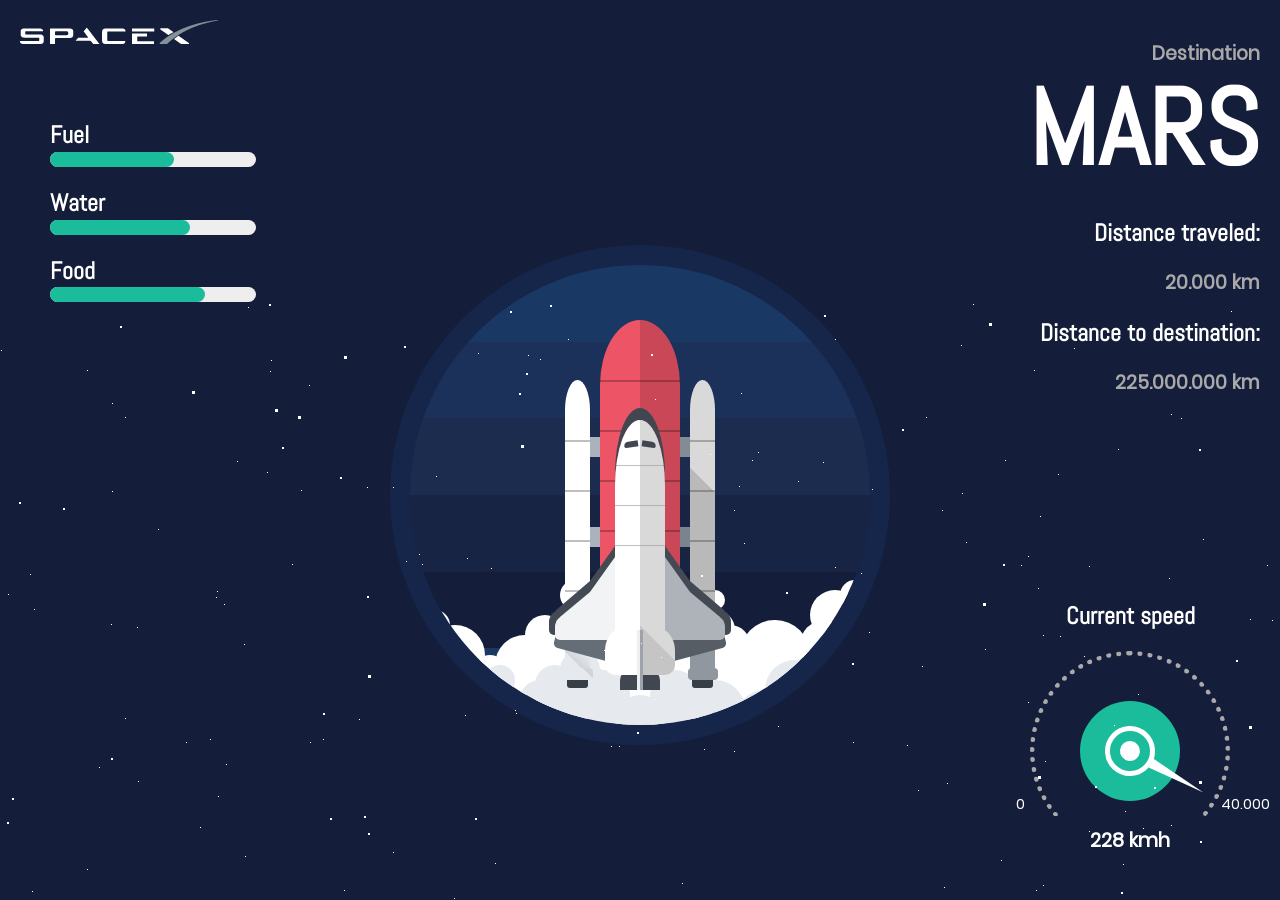
<file: spacexDash.html>
<!DOCTYPE html>

<head>
		<meta charset="utf-8" />
		<title>SpaceX</title>
		
		<link href="css/spaceStyle.css" type="text/css" rel="stylesheet" />
</head>

<body>

<img class="logo" src="images/logo.png" alt="SpaceX" />

<!-- top right-->
	<div class="destination">
		<h3>Destination</h3>
		<h2 class="mars">MARS</h2>
		
		<h2>Distance traveled:</h2>
		<h3>20.000 km</h3>
		
		<h2>Distance to destination:</h2>
		<h3>225.000.000 km</h3>
	</div>
<!-- end top right-->
	
	
<!--Speedometer-->
		<span class="start_speedo">0</span>
		<span class="end_speedo">40.000</span>
		<div class="speed">
		
		  <h2>Current speed</h2>
		  <div class="circle">
			<div class="inner-circle">
			  <div class="dot-outer" style="transform: rotate(30deg);">
				<div class="arrow"></div>
				<div class="dot"></div>
			  </div>
			</div>
			
			<div class="percent"></div>
		  </div>
		 </div>

<!--einde Speedometer-->


<!--Raket-->
		<div class="window">
		  <div class="burn"></div>
		</div>
		<div class="space-shuttle">
		  <div class="orbiter">
			<div class="orbiter_window"></div>
			<div class="orbiter_wing orbiter_wing--left"></div>
			<div class="orbiter_wing orbiter_wing--right"></div>
			<div class="orbiter_fin orbiter_fin--left"></div>
			<div class="orbiter_fin orbiter_fin--right"></div>
		  </div>
		  <div class="rocket">
			<div class="rocket_booster rocket_booster--left"></div>
			<div class="rocket_booster rocket_booster--right"></div>
		  </div>
		</div>
<!--Einde Raket-->

<!--charts-->
	<div class="charts">
			
		<h2>Fuel</h2>
			<div class="meter meter--animate  mb">
  <span class="meter__indicator" style="width: 60%">60%</span>
</div>
		<h2>Water</h2>
			<div class="meter meter--animate  mb">
  <span class="meter__indicator" style="width: 68%">68%</span>
</div>
		<h2>Food</h2>
			<div class="meter meter--animate  mb">
  <span class="meter__indicator" style="width: 75%">75%</span>
</div>
	</div>
<!--einde charts-->

<!--Stars-->
<div id='stars'></div>
<div id='stars2'></div>
<div id='stars3'></div>
<!--einde Stars-->


</body>

<script src="js/jquery.min.js"></script>
<script>
var needle = document.getElementsByClassName('dot-outer')[0];
var numPercent = document.getElementsByClassName('percent')[0];
var setValue = function() {
  percent = 35890 ; // change this value to a percentage e.g: 32 = 32%
  fin = (percent/40000) * (180 + 118);
  needle.style.transform = "rotate(" + fin + "deg)";
  
  //From 0 to desired kmh
  numPercent.innerHTML = "0 kmh";
 
};

window.addEventListener("load", setValue, false);
//Speedometer increased tot 40.000 kmh
start();
var i = 0;
function start() {
  setInterval(increase, 50);
  setTimeout(function() {$(".space-shuttle").animate({
top: "55%"}, 8000); }, 2000);
}

function increase() {
    if (i < 500) {
      i = i + 12;
	  
      numPercent.innerHTML = i.toString().replace(/\B(?=(\d{3})+(?!\d))/g, ".") + " kmh";
    }
	
	if (i >= 500 && i < 2000) {
      i = i + 28;
	 
      numPercent.innerHTML = i.toString().replace(/\B(?=(\d{3})+(?!\d))/g, ".") + " kmh";
    }
	
	if (i >= 2000 && i < 8000) {
      i = i + 70;
	
      numPercent.innerHTML = i.toString().replace(/\B(?=(\d{3})+(?!\d))/g, ".") + " kmh";
    }
	
	if (i >= 8000 && i < 25830) {
      i = i + 450;
	  
      numPercent.innerHTML = i.toString().replace(/\B(?=(\d{3})+(?!\d))/g, ".") + " kmh";
    }
	if (i >= 25830 && i < 35000) {
      i = i + 100;
	  
      numPercent.innerHTML = i.toString().replace(/\B(?=(\d{3})+(?!\d))/g, ".") + " kmh";
    }
	if (i >= 35000 && i < 39440) {
      i = i + 45;
	  
      numPercent.innerHTML = i.toString().replace(/\B(?=(\d{3})+(?!\d))/g, ".") + " kmh";
    }
	if (i >= 39440 && i < 40212) {
      i = i + 1;
	  
      numPercent.innerHTML = i.toString().replace(/\B(?=(\d{3})+(?!\d))/g, ".") + " kmh";
    }
	
//Einde speedometer increase
	
	
	//Stages
	/*var burners = $(".burn");
burners.removeClass("burn").addClass("burn_last");
var window_ = $(".window");
window_.removeClass("window").addClass("window_last");
*/

}

</script>
</file>
<file: css/spaceStyle.css>
@font-face {
    font-family: abel;
    src: url(../fonts/abel-regular.ttf);
}

@font-face {
    font-family: poppins;
    src: url(../fonts/Poppins-Regular.ttf);
}

body {
  background: #141D39;
	height:100%;
  margin: 0;
	
}
	

.logo{
	padding-top: 20px;
	padding-left: 20px;
	
}

h2 {
	color: white;
	font-family: abel, sans-serif;
}

.mars {
	font-size: 60pt;
	line-height: 0.01;
	margin-top: 40px;
}

h3 {
	color: #A9A9A9;
	font-family: poppins, sans-serif;
}

.smallH3 {
	line-height:0;
}

.smallGap {
	height:5px;
}
/*top right*/

.destination {
	position: relative;
	top: 0;
	margin: 0 auto;
	padding-top: 20px;
	padding-right: 20px;
	text-align: center;
	
}

/*end top right*/

/* charts left*/

.oneThird {
	width: 30%; 
	display: inline-block;
}

.charts { 
	width: 100%;
	text-align:center;
	margin:0 auto;
	position: relative;
	display:flex;
flex-direction: row;	
justify-content: space-around;
}

.meterText {
	
	font-weight:600;
	margin:0;
	padding:0;
	font-size:0.8em !important;
	line-height:0;
}

.meterText.green h2 {
	color:#1ABC9C;
}
.meterText.orange h2 {
	color:#FDCD5F;
}
.meterText.red h2 {
	color:#ED5466;
}
@-webkit-keyframes grow-horizontal {
  0% {
    width: 0;
  }
  100% {
    width: 100%;
  }
}

@keyframes grow-horizontal {
  0% {
    width: 0;
  }
  100% {
    width: 100%;
  }
}


/* einde charts */

/* speedometer*/

* {
  box-sizing: border-box;
}
.speed {
  width: 300px;
  padding: 10px;
  margin: auto;
  text-align: center;
  font-family: poppins, sans-serif;
  height: 330px;
  overflow: hidden;
  bottom: 0;
  right:0;
  position: relative;
}

.speed h3 {
  color: white;
  padding-bottom: 20px;
}

.speed .circle {
  width: 200px;
  height: 200px;
  padding: 45px;
  border-radius: 50%;
  margin: auto;
  border: 5px dotted #A9A9A9;
}
.speed .inner-circle {
  height: 100px;
  width: 100px;
  margin: auto;
  background-color: #1ABC9C;
  border-radius: 50%;
  padding: 25px;
}
.speed .inner-circle .dot-outer {
  width: 50px;
  height: 50px;
  border: 5px solid #FFF;
  border-radius: 50%;
  padding: 10px;
  position: absolute;
  transition: all 35s;
}

.speed .inner-circle .dot {
  width: 20px;
  height: 20px;
  background-color: #FFF;
  border-radius: 50%;
  transform: rotate(10deg);
}

.speed .inner-circle .arrow {
  width: 0; 
  height: 0; 
  border-left: 5px solid transparent;
  border-right: 5px solid transparent;
  border-bottom: 60px solid #FFF;
  position: absolute;
  left: -14px;
  top: 36px;
  transform: rotate(-148deg);
}

.speed .percent {
    color: #FFF;
    padding: 10px;
    width: 260px;
    margin: 15px 0 0 -80px;
    font-weight: bold;
    border-radius: 30px;
    background-color: #141D39;
	font-size: 1.2em;
}

.start_speedo {
	font-family: poppins, sans-serif;
	position:absolute;
	bottom:85px;
	right:255px;
	font-size: 0.9em;
	color: #fff;
}
.end_speedo {
    font-family: poppins, sans-serif;
    position: absolute;
    bottom: 85px;
    right: 10px;
    color: #fff;
    font-size: 0.9em;
}

/* einde Speedometer*/


/*g-force chart */
.chart-wrapper {
	width:330px;
	height:100%;
    top: 30%;
	position: absolute;
	left:-1000px;
}

path {
	
	/* stroke-width: 5px; */
	cursor: pointer;
	transition: fill 250ms;
	&:hover {
		/* stroke-width: 10px; */
		fill: #fff;
	}
}

text {
	font-size: .8em;
	text-transform: uppercase;
	letter-spacing: .5px;
	
}

polyline {
	fill: none;
	stroke: #fff;
	stroke-width: 2px;
	stroke-dasharray: 5px;
}
.g-forceChart .textG{
	padding-top:50px;
	margin:0 auto;
	text-align:center;
}
.g-force{
	position: relative;
    font-size: 3em;
    color: #fff;
    font-weight: 600;
    bottom: 40px;
    margin:0 auto;
	text-align:center;
}
/* //g-force chart*/



/*Starry background*/

html {
  height:1100px;
  background: radial-gradient(ellipse at bottom, #1b2735 0%, #090a0f 100%);
  overflow-x: hidden;
}
#stars {
  width: 1px;
  height: 1px;
  background: transparent;
  box-shadow: 122px 1631px #FFF , 1655px 1982px #FFF , 1576px 1081px #FFF , 355px 844px #FFF , 384px 1048px #FFF , 288px 1502px #FFF , 226px 462px #FFF , 1231px 9px #FFF , 1514px 1703px #FFF , 1997px 902px #FFF , 1623px 624px #FFF , 796px 1879px #FFF , 187px 1511px #FFF , 224px 302px #FFF , 682px 581px #FFF , 696px 1626px #FFF , 957px 1090px #FFF , 1858px 333px #FFF , 667px 1328px #FFF , 14px 1540px #FFF , 1558px 797px #FFF , 762px 1795px #FFF , 1754px 725px #FFF , 235px 616px #FFF , 27px 1392px #FFF , 1611px 1063px #FFF , 936px 1459px #FFF , 328px 1101px #FFF , 1221px 998px #FFF , 611px 841px #FFF , 1768px 1565px #FFF , 786px 1335px #FFF , 1819px 242px #FFF , 121px 614px #FFF , 467px 256px #FFF , 1403px 353px #FFF , 1634px 774px #FFF , 654px 397px #FFF , 1438px 194px #FFF , 1638px 507px #FFF , 907px 1734px #FFF , 1731px 201px #FFF , 478px 51px #FFF , 1113px 1338px #FFF , 1418px 1592px #FFF , 419px 667px #FFF , 1374px 812px #FFF , 459px 1937px #FFF , 1687px 637px #FFF , 601px 870px #FFF , 1646px 1269px #FFF , 1185px 1173px #FFF , 1896px 1472px #FFF , 1717px 561px #FFF , 1830px 911px #FFF , 1431px 317px #FFF , 710px 152px #FFF , 1772px 2000px #FFF , 987px 1264px #FFF , 1386px 1495px #FFF , 1985px 737px #FFF , 1171px 523px #FFF , 270px 69px #FFF , 920px 1430px #FFF , 1421px 446px #FFF , 528px 53px #FFF , 1432px 119px #FFF , 1836px 1388px #FFF , 555px 350px #FFF , 1323px 385px #FFF , 86px 1601px #FFF , 10px 1862px #FFF , 1706px 628px #FFF , 1267px 263px #FFF , 857px 1088px #FFF , 975px 1529px #FFF , 1531px 766px #FFF , 367px 185px #FFF , 200px 525px #FFF , 1209px 1239px #FFF , 216px 295px #FFF , 1143px 526px #FFF , 1000px 1232px #FFF , 905px 1048px #FFF , 1079px 975px #FFF , 483px 1688px #FFF , 63px 598px #FFF , 995px 1294px #FFF , 1223px 1986px #FFF , 835px 265px #FFF , 382px 671px #FFF , 662px 1932px #FFF , 1891px 260px #FFF , 120px 1353px #FFF , 158px 227px #FFF , 1272px 318px #FFF , 1001px 558px #FFF , 762px 1369px #FFF , 1525px 249px #FFF , 1340px 1658px #FFF , 136px 1097px #FFF , 796px 1353px #FFF , 1877px 1802px #FFF , 1087px 1621px #FFF , 955px 1817px #FFF , 961px 43px #FFF , 1235px 977px #FFF , 278px 1176px #FFF , 1141px 1889px #FFF , 1171px 1623px #FFF , 1172px 1479px #FFF , 1547px 1367px #FFF , 879px 1010px #FFF , 734px 208px #FFF , 925px 1972px #FFF , 119px 1776px #FFF , 1866px 1062px #FFF , 548px 337px #FFF , 1794px 276px #FFF , 283px 1808px #FFF , 491px 266px #FFF , 122px 1756px #FFF , 1883px 1196px #FFF , 901px 965px #FFF , 1939px 1215px #FFF , 1592px 262px #FFF , 1854px 1769px #FFF , 436px 174px #FFF , 724px 717px #FFF , 834px 1539px #FFF , 515px 983px #FFF , 581px 969px #FFF , 574px 332px #FFF , 1732px 577px #FFF , 1385px 1630px #FFF , 1476px 1765px #FFF , 1219px 991px #FFF , 1370px 1548px #FFF , 999px 1553px #FFF , 918px 647px #FFF , 1929px 1844px #FFF , 1737px 164px #FFF , 1293px 488px #FFF , 1705px 469px #FFF , 419px 252px #FFF , 1359px 667px #FFF , 1432px 988px #FFF , 882px 903px #FFF , 1138px 392px #FFF , 1178px 1305px #FFF , 1272px 813px #FFF , 1923px 1560px #FFF , 1397px 1701px #FFF , 1335px 878px #FFF , 495px 561px #FFF , 741px 91px #FFF , 202px 1050px #FFF , 1012px 1004px #FFF , 1267px 962px #FFF , 1491px 1891px #FFF , 2px 924px #FFF , 570px 1169px #FFF , 1874px 1320px #FFF , 543px 1154px #FFF , 869px 330px #FFF , 99px 465px #FFF , 172px 746px #FFF , 1114px 423px #FFF , 987px 1226px #FFF , 1221px 1932px #FFF , 732px 1463px #FFF , 712px 1797px #FFF , 920px 1344px #FFF , 1278px 1165px #FFF , 869px 1069px #FFF , 1043px 333px #FFF , 953px 1929px #FFF , 861px 271px #FFF , 1495px 663px #FFF , 812px 912px #FFF , 1181px 116px #FFF , 457px 919px #FFF , 1512px 1468px #FFF , 393px 550px #FFF , 308px 980px #FFF , 8px 292px #FFF , 1139px 1983px #FFF , 1677px 300px #FFF , 1255px 1209px #FFF , 973px 2px #FFF , 643px 1354px #FFF , 650px 816px #FFF , 394px 864px #FFF , 1698px 685px #FFF , 373px 1333px #FFF , 323px 437px #FFF , 1005px 158px #FFF , 90px 1484px #FFF , 1518px 687px #FFF , 212px 1428px #FFF , 942px 208px #FFF , 9px 1985px #FFF , 309px 83px #FFF , 408px 1691px #FFF , 734px 449px #FFF , 11px 1425px #FFF , 1744px 1785px #FFF , 218px 1560px #FFF , 1211px 1886px #FFF , 856px 1549px #FFF , 751px 971px #FFF , 720px 970px #FFF , 1045px 1352px #FFF , 1438px 824px #FFF , 1341px 576px #FFF , 426px 981px #FFF , 53px 1401px #FFF , 1650px 1818px #FFF , 85px 1069px #FFF , 466px 1101px #FFF , 619px 607px #FFF , 704px 447px #FFF , 259px 1219px #FFF , 1861px 405px #FFF , 982px 1176px #FFF , 168px 1008px #FFF , 1662px 1389px #FFF , 1621px 1375px #FFF , 1986px 1856px #FFF , 1943px 1532px #FFF , 1143px 1065px #FFF , 1970px 745px #FFF , 1631px 957px #FFF , 1719px 591px #FFF , 1940px 291px #FFF , 694px 1762px #FFF , 1887px 1363px #FFF , 406px 259px #FFF , 1648px 1143px #FFF , 1539px 1513px #FFF , 1837px 329px #FFF , 1726px 1692px #FFF , 1271px 1421px #FFF , 741px 1408px #FFF , 1219px 952px #FFF , 1401px 1399px #FFF , 1626px 795px #FFF , 641px 341px #FFF , 182px 1811px #FFF , 1931px 1507px #FFF , 872px 187px #FFF , 1474px 1987px #FFF , 30px 272px #FFF , 1644px 1504px #FFF , 1749px 986px #FFF , 847px 1975px #FFF , 502px 1287px #FFF , 1691px 848px #FFF , 1865px 1833px #FFF , 1459px 1619px #FFF , 1362px 543px #FFF , 1230px 1533px #FFF , 1301px 662px #FFF , 1078px 703px #FFF , 939px 1792px #FFF , 1778px 981px #FFF , 554px 734px #FFF , 1621px 1696px #FFF , 1944px 1893px #FFF , 735px 992px #FFF , 1343px 1243px #FFF , 895px 1836px #FFF , 1162px 1508px #FFF , 1336px 878px #FFF , 91px 1377px #FFF , 1366px 753px #FFF , 416px 1901px #FFF , 698px 1964px #FFF , 125px 115px #FFF , 577px 198px #FFF , 98px 1655px #FFF , 1021px 263px #FFF , 1614px 1766px #FFF , 1239px 1533px #FFF , 1420px 104px #FFF , 186px 440px #FFF , 1372px 1206px #FFF , 1037px 1401px #FFF , 739px 1273px #FFF , 746px 1687px #FFF , 1900px 1373px #FFF , 1342px 1449px #FFF , 926px 115px #FFF , 1185px 1138px #FFF , 986px 1936px #FFF , 267px 170px #FFF , 64px 853px #FFF , 1306px 25px #FFF , 451px 1717px #FFF , 661px 355px #FFF , 1400px 146px #FFF , 87px 68px #FFF , 1835px 1513px #FFF , 881px 1564px #FFF , 1172px 844px #FFF , 1994px 682px #FFF , 1364px 1472px #FFF , 1089px 529px #FFF , 1525px 481px #FFF , 642px 1543px #FFF , 1560px 927px #FFF , 359px 417px #FFF , 372px 1119px #FFF , 1125px 509px #FFF , 1043px 583px #FFF , 1325px 1712px #FFF , 1386px 841px #FFF , 1860px 1692px #FFF , 508px 941px #FFF , 1497px 1341px #FFF , 1764px 529px #FFF , 112px 189px #FFF , 1682px 920px #FFF , 1035px 1460px #FFF , 1345px 31px #FFF , 1643px 1658px #FFF , 1169px 1576px #FFF , 1485px 604px #FFF , 823px 821px #FFF , 689px 1088px #FFF , 746px 783px #FFF , 671px 1214px #FFF , 237px 159px #FFF , 1637px 1398px #FFF , 83px 1484px #FFF , 1145px 1623px #FFF , 1103px 770px #FFF , 1949px 648px #FFF , 8px 867px #FFF , 1290px 688px #FFF , 447px 1311px #FFF , 1700px 746px #FFF , 659px 1894px #FFF , 579px 310px #FFF , 725px 1230px #FFF , 138px 479px #FFF , 731px 703px #FFF , 978px 710px #FFF , 1143px 1802px #FFF , 590px 1575px #FFF , 1636px 1532px #FFF , 1449px 273px #FFF , 1415px 1595px #FFF , 1036px 588px #FFF , 1153px 1712px #FFF , 335px 1893px #FFF , 292px 262px #FFF , 1819px 1226px #FFF , 574px 1813px #FFF , 1572px 500px #FFF , 1028px 254px #FFF , 707px 702px #FFF , 541px 1915px #FFF , 60px 995px #FFF , 1388px 317px #FFF , 1074px 46px #FFF , 1752px 1946px #FFF , 947px 481px #FFF , 752px 158px #FFF , 1581px 630px #FFF , 1196px 1788px #FFF , 298px 1513px #FFF , 1656px 86px #FFF , 1112px 924px #FFF , 584px 1609px #FFF , 1411px 839px #FFF , 519px 850px #FFF , 1840px 3px #FFF , 1278px 1622px #FFF , 1040px 214px #FFF , 1520px 628px #FFF , 465px 413px #FFF , 1632px 1106px #FFF , 454px 596px #FFF , 1116px 1019px #FFF , 1593px 755px #FFF , 1182px 1908px #FFF , 310px 1127px #FFF , 1925px 1510px #FFF , 739px 184px #FFF , 398px 1149px #FFF , 1759px 316px #FFF , 781px 1906px #FFF , 298px 1739px #FFF , 1171px 112px #FFF , 1832px 998px #FFF , 987px 704px #FFF , 1674px 1478px #FFF , 1250px 1770px #FFF , 1724px 1166px #FFF , 1454px 260px #FFF , 1558px 1877px #FFF , 1330px 275px #FFF , 491px 1887px #FFF , 835px 37px #FFF , 1372px 1249px #FFF , 1120px 1488px #FFF , 1819px 1534px #FFF , 407px 1227px #FFF , 1058px 172px #FFF , 760px 1654px #FFF , 1367px 197px #FFF , 1918px 685px #FFF , 473px 950px #FFF , 756px 325px #FFF , 1865px 1843px #FFF , 1752px 251px #FFF , 438px 985px #FFF , 1280px 1553px #FFF , 798px 179px #FFF , 364px 1994px #FFF , 1342px 338px #FFF , 567px 826px #FFF , 792px 1678px #FFF , 1711px 767px #FFF , 1581px 1563px #FFF , 1095px 1793px #FFF , 516px 411px #FFF , 1074px 1044px #FFF , 1594px 1334px #FFF , 751px 1229px #FFF , 294px 849px #FFF , 907px 443px #FFF , 1370px 908px #FFF , 245px 554px #FFF , 1983px 1367px #FFF , 1084px 354px #FFF , 818px 1146px #FFF , 1368px 766px #FFF , 1128px 638px #FFF , 1917px 531px #FFF , 1060px 334px #FFF , 801px 1269px #FFF , 1510px 860px #FFF , 1094px 657px #FFF , 1829px 1125px #FFF , 105px 1640px #FFF , 244px 342px #FFF , 939px 1989px #FFF , 193px 696px #FFF , 210px 1665px #FFF , 948px 1949px #FFF , 487px 354px #FFF , 1812px 1020px #FFF , 744px 241px #FFF , 1964px 1816px #FFF , 700px 1162px #FFF , 1673px 357px #FFF , 663px 1240px #FFF , 1287px 262px #FFF , 1509px 705px #FFF , 1962px 1426px #FFF , 1034px 68px #FFF , 1743px 296px #FFF , 889px 1510px #FFF , 1387px 1668px #FFF , 1772px 988px #FFF , 267px 1818px #FFF , 227px 1727px #FFF , 301px 188px #FFF , 1292px 660px #FFF , 1296px 1409px #FFF , 129px 1161px #FFF , 1709px 1818px #FFF , 642px 669px #FFF , 1250px 317px #FFF , 1310px 243px #FFF , 1168px 1670px #FFF , 248px 5px #FFF , 112px 101px #FFF , 1788px 959px #FFF , 125px 416px #FFF , 344px 588px #FFF , 273px 1817px #FFF , 126px 1229px #FFF , 1779px 1825px #FFF , 1965px 1496px #FFF , 1723px 843px #FFF , 1347px 1192px #FFF , 1600px 369px #FFF , 111px 322px #FFF , 1742px 1998px #FFF , 783px 322px #FFF , 1568px 657px #FFF , 96px 895px #FFF , 1542px 787px #FFF , 657px 1214px #FFF , 1545px 857px #FFF , 1732px 1907px #FFF , 884px 955px #FFF , 1028px 400px #FFF , 906px 1721px #FFF , 1549px 373px #FFF , 846px 1851px #FFF , 411px 663px #FFF , 7px 929px #FFF , 1781px 1767px #FFF , 739px 1747px #FFF , 1695px 398px #FFF , 437px 1674px #FFF , 1858px 46px #FFF , 1335px 161px #FFF , 247px 1885px #FFF , 1834px 1838px #FFF , 1712px 1656px #FFF , 1024px 1318px #FFF , 422px 262px #FFF , 1795px 901px #FFF , 652px 1325px #FFF , 192px 755px #FFF , 331px 1331px #FFF , 57px 1108px #FFF , 985px 347px #FFF , 1969px 1874px #FFF , 1261px 1266px #FFF , 662px 1805px #FFF , 1428px 1850px #FFF , 859px 998px #FFF , 848px 753px #FFF , 1744px 187px #FFF , 294px 1480px #FFF , 1083px 1591px #FFF , 1750px 1971px #FFF , 1874px 1252px #FFF , 1203px 237px #FFF , 809px 1248px #FFF , 693px 1515px #FFF , 987px 984px #FFF , 624px 390px #FFF , 742px 1949px #FFF , 1664px 1401px #FFF , 1902px 1067px #FFF , 1px 48px #FFF , 1045px 459px #FFF , 217px 289px #FFF , 54px 666px #FFF , 501px 1738px #FFF , 710px 1641px #FFF , 639px 1673px #FFF , 1572px 597px #FFF , 537px 1035px #FFF , 1532px 1882px #FFF , 1567px 1948px #FFF , 814px 852px #FFF , 1601px 1439px #FFF , 812px 662px #FFF , 610px 1394px #FFF , 164px 1117px #FFF , 147px 1939px #FFF , 1711px 1236px #FFF , 801px 1100px #FFF , 41px 1995px #FFF , 1909px 1067px #FFF , 1045px 1607px #FFF , 234px 1469px #FFF , 611px 444px #FFF , 370px 1154px #FFF , 271px 58px #FFF , 865px 1164px #FFF , 1923px 1779px #FFF , 1152px 1647px #FFF , 1615px 862px #FFF , 1560px 1514px #FFF , 879px 841px #FFF , 1175px 1326px #FFF , 330px 1768px #FFF , 288px 1288px #FFF , 329px 1687px #FFF , 579px 988px #FFF , 1431px 300px #FFF , 1707px 1939px #FFF , 655px 97px #FFF , 459px 1860px #FFF , 14px 1505px #FFF , 1783px 1297px #FFF , 651px 1475px #FFF , 1397px 589px #FFF , 1038px 1777px #FFF , 653px 1028px #FFF , 1474px 1018px #FFF , 824px 1456px #FFF , 273px 1465px #FFF , 1620px 131px #FFF , 1226px 1359px #FFF , 1026px 1794px #FFF , 604px 348px #FFF , 1291px 734px #FFF , 1403px 60px #FFF , 1530px 338px #FFF , 1323px 212px #FFF , 418px 1525px #FFF , 619px 444px #FFF , 1534px 520px #FFF , 351px 802px #FFF , 1494px 1954px #FFF , 778px 424px #FFF , 962px 191px #FFF , 1600px 1056px #FFF , 966px 240px #FFF , 986px 1123px #FFF , 154px 1538px #FFF , 1273px 719px #FFF , 1089px 264px #FFF , 1763px 253px #FFF , 1557px 1493px #FFF , 918px 488px #FFF , 1293px 1867px #FFF , 1970px 1491px #FFF , 218px 494px #FFF , 32px 589px #FFF , 1158px 1993px #FFF , 875px 1573px #FFF , 1313px 913px #FFF , 418px 1126px #FFF , 826px 1284px #FFF , 486px 1623px #FFF , 310px 440px #FFF , 922px 364px #FFF , 497px 806px #FFF , 227px 1410px #FFF , 329px 861px #FFF , 1984px 2px #FFF , 1652px 1152px #FFF , 758px 150px #FFF , 515px 408px #FFF , 100px 1168px #FFF , 1672px 559px #FFF , 475px 345px #FFF , 22px 931px #FFF , 1830px 599px #FFF , 342px 749px #FFF , 1793px 1155px #FFF , 716px 1475px #FFF , 739px 1351px #FFF , 1038px 286px #FFF , 667px 1101px #FFF , 1123px 562px #FFF , 1256px 1225px #FFF , 1314px 873px #FFF , 137px 325px #FFF , 743px 1972px #FFF , 151px 1287px #FFF , 87px 567px #FFF , 1118px 147px #FFF , 1108px 1567px #FFF , 1596px 814px #FFF , 944px 585px #FFF , 568px 37px #FFF , 230px 1464px #FFF , 540px 57px #FFF , 683px 1507px #FFF , 210px 437px #FFF , 493px 363px #FFF , 895px 636px #FFF , 1752px 871px #FFF , 994px 1911px #FFF , 1901px 1567px #FFF , 21px 1291px #FFF , 724px 1863px #FFF , 1424px 439px #FFF , 998px 1861px #FFF , 189px 1231px #FFF , 1814px 1185px #FFF , 1023px 607px #FFF , 823px 160px #FFF , 1092px 1858px #FFF , 1724px 434px #FFF , 1690px 1756px #FFF , 644px 1533px #FFF , 1140px 1279px #FFF , 417px 1482px #FFF , 853px 440px #FFF , 720px 1041px #FFF , 1359px 183px #FFF , 889px 1419px #FFF , 836px 1571px #FFF , 1903px 1036px #FFF , 1989px 568px #FFF , 1792px 1866px #FFF , 1023px 1512px #FFF , 962px 1200px #FFF , 393px 185px #FFF , 1531px 1222px #FFF , 1488px 364px #FFF , 446px 1733px #FFF , 1169px 276px #FFF , 1908px 1609px #FFF , 34px 307px #FFF , 333px 645px #FFF , 385px 1878px #FFF;
  animation: animStar 50s linear infinite;
}
#stars:after {
  content: " ";
  position: absolute;
  
  width: 1px;
  height: 1px;
  background: transparent;
  box-shadow: 122px 1631px #FFF , 1655px 1982px #FFF , 1576px 1081px #FFF , 355px 844px #FFF , 384px 1048px #FFF , 288px 1502px #FFF , 226px 462px #FFF , 1231px 9px #FFF , 1514px 1703px #FFF , 1997px 902px #FFF , 1623px 624px #FFF , 796px 1879px #FFF , 187px 1511px #FFF , 224px 302px #FFF , 682px 581px #FFF , 696px 1626px #FFF , 957px 1090px #FFF , 1858px 333px #FFF , 667px 1328px #FFF , 14px 1540px #FFF , 1558px 797px #FFF , 762px 1795px #FFF , 1754px 725px #FFF , 235px 616px #FFF , 27px 1392px #FFF , 1611px 1063px #FFF , 936px 1459px #FFF , 328px 1101px #FFF , 1221px 998px #FFF , 611px 841px #FFF , 1768px 1565px #FFF , 786px 1335px #FFF , 1819px 242px #FFF , 121px 614px #FFF , 467px 256px #FFF , 1403px 353px #FFF , 1634px 774px #FFF , 654px 397px #FFF , 1438px 194px #FFF , 1638px 507px #FFF , 907px 1734px #FFF , 1731px 201px #FFF , 478px 51px #FFF , 1113px 1338px #FFF , 1418px 1592px #FFF , 419px 667px #FFF , 1374px 812px #FFF , 459px 1937px #FFF , 1687px 637px #FFF , 601px 870px #FFF , 1646px 1269px #FFF , 1185px 1173px #FFF , 1896px 1472px #FFF , 1717px 561px #FFF , 1830px 911px #FFF , 1431px 317px #FFF , 710px 152px #FFF , 1772px 2000px #FFF , 987px 1264px #FFF , 1386px 1495px #FFF , 1985px 737px #FFF , 1171px 523px #FFF , 270px 69px #FFF , 920px 1430px #FFF , 1421px 446px #FFF , 528px 53px #FFF , 1432px 119px #FFF , 1836px 1388px #FFF , 555px 350px #FFF , 1323px 385px #FFF , 86px 1601px #FFF , 10px 1862px #FFF , 1706px 628px #FFF , 1267px 263px #FFF , 857px 1088px #FFF , 975px 1529px #FFF , 1531px 766px #FFF , 367px 185px #FFF , 200px 525px #FFF , 1209px 1239px #FFF , 216px 295px #FFF , 1143px 526px #FFF , 1000px 1232px #FFF , 905px 1048px #FFF , 1079px 975px #FFF , 483px 1688px #FFF , 63px 598px #FFF , 995px 1294px #FFF , 1223px 1986px #FFF , 835px 265px #FFF , 382px 671px #FFF , 662px 1932px #FFF , 1891px 260px #FFF , 120px 1353px #FFF , 158px 227px #FFF , 1272px 318px #FFF , 1001px 558px #FFF , 762px 1369px #FFF , 1525px 249px #FFF , 1340px 1658px #FFF , 136px 1097px #FFF , 796px 1353px #FFF , 1877px 1802px #FFF , 1087px 1621px #FFF , 955px 1817px #FFF , 961px 43px #FFF , 1235px 977px #FFF , 278px 1176px #FFF , 1141px 1889px #FFF , 1171px 1623px #FFF , 1172px 1479px #FFF , 1547px 1367px #FFF , 879px 1010px #FFF , 734px 208px #FFF , 925px 1972px #FFF , 119px 1776px #FFF , 1866px 1062px #FFF , 548px 337px #FFF , 1794px 276px #FFF , 283px 1808px #FFF , 491px 266px #FFF , 122px 1756px #FFF , 1883px 1196px #FFF , 901px 965px #FFF , 1939px 1215px #FFF , 1592px 262px #FFF , 1854px 1769px #FFF , 436px 174px #FFF , 724px 717px #FFF , 834px 1539px #FFF , 515px 983px #FFF , 581px 969px #FFF , 574px 332px #FFF , 1732px 577px #FFF , 1385px 1630px #FFF , 1476px 1765px #FFF , 1219px 991px #FFF , 1370px 1548px #FFF , 999px 1553px #FFF , 918px 647px #FFF , 1929px 1844px #FFF , 1737px 164px #FFF , 1293px 488px #FFF , 1705px 469px #FFF , 419px 252px #FFF , 1359px 667px #FFF , 1432px 988px #FFF , 882px 903px #FFF , 1138px 392px #FFF , 1178px 1305px #FFF , 1272px 813px #FFF , 1923px 1560px #FFF , 1397px 1701px #FFF , 1335px 878px #FFF , 495px 561px #FFF , 741px 91px #FFF , 202px 1050px #FFF , 1012px 1004px #FFF , 1267px 962px #FFF , 1491px 1891px #FFF , 2px 924px #FFF , 570px 1169px #FFF , 1874px 1320px #FFF , 543px 1154px #FFF , 869px 330px #FFF , 99px 465px #FFF , 172px 746px #FFF , 1114px 423px #FFF , 987px 1226px #FFF , 1221px 1932px #FFF , 732px 1463px #FFF , 712px 1797px #FFF , 920px 1344px #FFF , 1278px 1165px #FFF , 869px 1069px #FFF , 1043px 333px #FFF , 953px 1929px #FFF , 861px 271px #FFF , 1495px 663px #FFF , 812px 912px #FFF , 1181px 116px #FFF , 457px 919px #FFF , 1512px 1468px #FFF , 393px 550px #FFF , 308px 980px #FFF , 8px 292px #FFF , 1139px 1983px #FFF , 1677px 300px #FFF , 1255px 1209px #FFF , 973px 2px #FFF , 643px 1354px #FFF , 650px 816px #FFF , 394px 864px #FFF , 1698px 685px #FFF , 373px 1333px #FFF , 323px 437px #FFF , 1005px 158px #FFF , 90px 1484px #FFF , 1518px 687px #FFF , 212px 1428px #FFF , 942px 208px #FFF , 9px 1985px #FFF , 309px 83px #FFF , 408px 1691px #FFF , 734px 449px #FFF , 11px 1425px #FFF , 1744px 1785px #FFF , 218px 1560px #FFF , 1211px 1886px #FFF , 856px 1549px #FFF , 751px 971px #FFF , 720px 970px #FFF , 1045px 1352px #FFF , 1438px 824px #FFF , 1341px 576px #FFF , 426px 981px #FFF , 53px 1401px #FFF , 1650px 1818px #FFF , 85px 1069px #FFF , 466px 1101px #FFF , 619px 607px #FFF , 704px 447px #FFF , 259px 1219px #FFF , 1861px 405px #FFF , 982px 1176px #FFF , 168px 1008px #FFF , 1662px 1389px #FFF , 1621px 1375px #FFF , 1986px 1856px #FFF , 1943px 1532px #FFF , 1143px 1065px #FFF , 1970px 745px #FFF , 1631px 957px #FFF , 1719px 591px #FFF , 1940px 291px #FFF , 694px 1762px #FFF , 1887px 1363px #FFF , 406px 259px #FFF , 1648px 1143px #FFF , 1539px 1513px #FFF , 1837px 329px #FFF , 1726px 1692px #FFF , 1271px 1421px #FFF , 741px 1408px #FFF , 1219px 952px #FFF , 1401px 1399px #FFF , 1626px 795px #FFF , 641px 341px #FFF , 182px 1811px #FFF , 1931px 1507px #FFF , 872px 187px #FFF , 1474px 1987px #FFF , 30px 272px #FFF , 1644px 1504px #FFF , 1749px 986px #FFF , 847px 1975px #FFF , 502px 1287px #FFF , 1691px 848px #FFF , 1865px 1833px #FFF , 1459px 1619px #FFF , 1362px 543px #FFF , 1230px 1533px #FFF , 1301px 662px #FFF , 1078px 703px #FFF , 939px 1792px #FFF , 1778px 981px #FFF , 554px 734px #FFF , 1621px 1696px #FFF , 1944px 1893px #FFF , 735px 992px #FFF , 1343px 1243px #FFF , 895px 1836px #FFF , 1162px 1508px #FFF , 1336px 878px #FFF , 91px 1377px #FFF , 1366px 753px #FFF , 416px 1901px #FFF , 698px 1964px #FFF , 125px 115px #FFF , 577px 198px #FFF , 98px 1655px #FFF , 1021px 263px #FFF , 1614px 1766px #FFF , 1239px 1533px #FFF , 1420px 104px #FFF , 186px 440px #FFF , 1372px 1206px #FFF , 1037px 1401px #FFF , 739px 1273px #FFF , 746px 1687px #FFF , 1900px 1373px #FFF , 1342px 1449px #FFF , 926px 115px #FFF , 1185px 1138px #FFF , 986px 1936px #FFF , 267px 170px #FFF , 64px 853px #FFF , 1306px 25px #FFF , 451px 1717px #FFF , 661px 355px #FFF , 1400px 146px #FFF , 87px 68px #FFF , 1835px 1513px #FFF , 881px 1564px #FFF , 1172px 844px #FFF , 1994px 682px #FFF , 1364px 1472px #FFF , 1089px 529px #FFF , 1525px 481px #FFF , 642px 1543px #FFF , 1560px 927px #FFF , 359px 417px #FFF , 372px 1119px #FFF , 1125px 509px #FFF , 1043px 583px #FFF , 1325px 1712px #FFF , 1386px 841px #FFF , 1860px 1692px #FFF , 508px 941px #FFF , 1497px 1341px #FFF , 1764px 529px #FFF , 112px 189px #FFF , 1682px 920px #FFF , 1035px 1460px #FFF , 1345px 31px #FFF , 1643px 1658px #FFF , 1169px 1576px #FFF , 1485px 604px #FFF , 823px 821px #FFF , 689px 1088px #FFF , 746px 783px #FFF , 671px 1214px #FFF , 237px 159px #FFF , 1637px 1398px #FFF , 83px 1484px #FFF , 1145px 1623px #FFF , 1103px 770px #FFF , 1949px 648px #FFF , 8px 867px #FFF , 1290px 688px #FFF , 447px 1311px #FFF , 1700px 746px #FFF , 659px 1894px #FFF , 579px 310px #FFF , 725px 1230px #FFF , 138px 479px #FFF , 731px 703px #FFF , 978px 710px #FFF , 1143px 1802px #FFF , 590px 1575px #FFF , 1636px 1532px #FFF , 1449px 273px #FFF , 1415px 1595px #FFF , 1036px 588px #FFF , 1153px 1712px #FFF , 335px 1893px #FFF , 292px 262px #FFF , 1819px 1226px #FFF , 574px 1813px #FFF , 1572px 500px #FFF , 1028px 254px #FFF , 707px 702px #FFF , 541px 1915px #FFF , 60px 995px #FFF , 1388px 317px #FFF , 1074px 46px #FFF , 1752px 1946px #FFF , 947px 481px #FFF , 752px 158px #FFF , 1581px 630px #FFF , 1196px 1788px #FFF , 298px 1513px #FFF , 1656px 86px #FFF , 1112px 924px #FFF , 584px 1609px #FFF , 1411px 839px #FFF , 519px 850px #FFF , 1840px 3px #FFF , 1278px 1622px #FFF , 1040px 214px #FFF , 1520px 628px #FFF , 465px 413px #FFF , 1632px 1106px #FFF , 454px 596px #FFF , 1116px 1019px #FFF , 1593px 755px #FFF , 1182px 1908px #FFF , 310px 1127px #FFF , 1925px 1510px #FFF , 739px 184px #FFF , 398px 1149px #FFF , 1759px 316px #FFF , 781px 1906px #FFF , 298px 1739px #FFF , 1171px 112px #FFF , 1832px 998px #FFF , 987px 704px #FFF , 1674px 1478px #FFF , 1250px 1770px #FFF , 1724px 1166px #FFF , 1454px 260px #FFF , 1558px 1877px #FFF , 1330px 275px #FFF , 491px 1887px #FFF , 835px 37px #FFF , 1372px 1249px #FFF , 1120px 1488px #FFF , 1819px 1534px #FFF , 407px 1227px #FFF , 1058px 172px #FFF , 760px 1654px #FFF , 1367px 197px #FFF , 1918px 685px #FFF , 473px 950px #FFF , 756px 325px #FFF , 1865px 1843px #FFF , 1752px 251px #FFF , 438px 985px #FFF , 1280px 1553px #FFF , 798px 179px #FFF , 364px 1994px #FFF , 1342px 338px #FFF , 567px 826px #FFF , 792px 1678px #FFF , 1711px 767px #FFF , 1581px 1563px #FFF , 1095px 1793px #FFF , 516px 411px #FFF , 1074px 1044px #FFF , 1594px 1334px #FFF , 751px 1229px #FFF , 294px 849px #FFF , 907px 443px #FFF , 1370px 908px #FFF , 245px 554px #FFF , 1983px 1367px #FFF , 1084px 354px #FFF , 818px 1146px #FFF , 1368px 766px #FFF , 1128px 638px #FFF , 1917px 531px #FFF , 1060px 334px #FFF , 801px 1269px #FFF , 1510px 860px #FFF , 1094px 657px #FFF , 1829px 1125px #FFF , 105px 1640px #FFF , 244px 342px #FFF , 939px 1989px #FFF , 193px 696px #FFF , 210px 1665px #FFF , 948px 1949px #FFF , 487px 354px #FFF , 1812px 1020px #FFF , 744px 241px #FFF , 1964px 1816px #FFF , 700px 1162px #FFF , 1673px 357px #FFF , 663px 1240px #FFF , 1287px 262px #FFF , 1509px 705px #FFF , 1962px 1426px #FFF , 1034px 68px #FFF , 1743px 296px #FFF , 889px 1510px #FFF , 1387px 1668px #FFF , 1772px 988px #FFF , 267px 1818px #FFF , 227px 1727px #FFF , 301px 188px #FFF , 1292px 660px #FFF , 1296px 1409px #FFF , 129px 1161px #FFF , 1709px 1818px #FFF , 642px 669px #FFF , 1250px 317px #FFF , 1310px 243px #FFF , 1168px 1670px #FFF , 248px 5px #FFF , 112px 101px #FFF , 1788px 959px #FFF , 125px 416px #FFF , 344px 588px #FFF , 273px 1817px #FFF , 126px 1229px #FFF , 1779px 1825px #FFF , 1965px 1496px #FFF , 1723px 843px #FFF , 1347px 1192px #FFF , 1600px 369px #FFF , 111px 322px #FFF , 1742px 1998px #FFF , 783px 322px #FFF , 1568px 657px #FFF , 96px 895px #FFF , 1542px 787px #FFF , 657px 1214px #FFF , 1545px 857px #FFF , 1732px 1907px #FFF , 884px 955px #FFF , 1028px 400px #FFF , 906px 1721px #FFF , 1549px 373px #FFF , 846px 1851px #FFF , 411px 663px #FFF , 7px 929px #FFF , 1781px 1767px #FFF , 739px 1747px #FFF , 1695px 398px #FFF , 437px 1674px #FFF , 1858px 46px #FFF , 1335px 161px #FFF , 247px 1885px #FFF , 1834px 1838px #FFF , 1712px 1656px #FFF , 1024px 1318px #FFF , 422px 262px #FFF , 1795px 901px #FFF , 652px 1325px #FFF , 192px 755px #FFF , 331px 1331px #FFF , 57px 1108px #FFF , 985px 347px #FFF , 1969px 1874px #FFF , 1261px 1266px #FFF , 662px 1805px #FFF , 1428px 1850px #FFF , 859px 998px #FFF , 848px 753px #FFF , 1744px 187px #FFF , 294px 1480px #FFF , 1083px 1591px #FFF , 1750px 1971px #FFF , 1874px 1252px #FFF , 1203px 237px #FFF , 809px 1248px #FFF , 693px 1515px #FFF , 987px 984px #FFF , 624px 390px #FFF , 742px 1949px #FFF , 1664px 1401px #FFF , 1902px 1067px #FFF , 1px 48px #FFF , 1045px 459px #FFF , 217px 289px #FFF , 54px 666px #FFF , 501px 1738px #FFF , 710px 1641px #FFF , 639px 1673px #FFF , 1572px 597px #FFF , 537px 1035px #FFF , 1532px 1882px #FFF , 1567px 1948px #FFF , 814px 852px #FFF , 1601px 1439px #FFF , 812px 662px #FFF , 610px 1394px #FFF , 164px 1117px #FFF , 147px 1939px #FFF , 1711px 1236px #FFF , 801px 1100px #FFF , 41px 1995px #FFF , 1909px 1067px #FFF , 1045px 1607px #FFF , 234px 1469px #FFF , 611px 444px #FFF , 370px 1154px #FFF , 271px 58px #FFF , 865px 1164px #FFF , 1923px 1779px #FFF , 1152px 1647px #FFF , 1615px 862px #FFF , 1560px 1514px #FFF , 879px 841px #FFF , 1175px 1326px #FFF , 330px 1768px #FFF , 288px 1288px #FFF , 329px 1687px #FFF , 579px 988px #FFF , 1431px 300px #FFF , 1707px 1939px #FFF , 655px 97px #FFF , 459px 1860px #FFF , 14px 1505px #FFF , 1783px 1297px #FFF , 651px 1475px #FFF , 1397px 589px #FFF , 1038px 1777px #FFF , 653px 1028px #FFF , 1474px 1018px #FFF , 824px 1456px #FFF , 273px 1465px #FFF , 1620px 131px #FFF , 1226px 1359px #FFF , 1026px 1794px #FFF , 604px 348px #FFF , 1291px 734px #FFF , 1403px 60px #FFF , 1530px 338px #FFF , 1323px 212px #FFF , 418px 1525px #FFF , 619px 444px #FFF , 1534px 520px #FFF , 351px 802px #FFF , 1494px 1954px #FFF , 778px 424px #FFF , 962px 191px #FFF , 1600px 1056px #FFF , 966px 240px #FFF , 986px 1123px #FFF , 154px 1538px #FFF , 1273px 719px #FFF , 1089px 264px #FFF , 1763px 253px #FFF , 1557px 1493px #FFF , 918px 488px #FFF , 1293px 1867px #FFF , 1970px 1491px #FFF , 218px 494px #FFF , 32px 589px #FFF , 1158px 1993px #FFF , 875px 1573px #FFF , 1313px 913px #FFF , 418px 1126px #FFF , 826px 1284px #FFF , 486px 1623px #FFF , 310px 440px #FFF , 922px 364px #FFF , 497px 806px #FFF , 227px 1410px #FFF , 329px 861px #FFF , 1984px 2px #FFF , 1652px 1152px #FFF , 758px 150px #FFF , 515px 408px #FFF , 100px 1168px #FFF , 1672px 559px #FFF , 475px 345px #FFF , 22px 931px #FFF , 1830px 599px #FFF , 342px 749px #FFF , 1793px 1155px #FFF , 716px 1475px #FFF , 739px 1351px #FFF , 1038px 286px #FFF , 667px 1101px #FFF , 1123px 562px #FFF , 1256px 1225px #FFF , 1314px 873px #FFF , 137px 325px #FFF , 743px 1972px #FFF , 151px 1287px #FFF , 87px 567px #FFF , 1118px 147px #FFF , 1108px 1567px #FFF , 1596px 814px #FFF , 944px 585px #FFF , 568px 37px #FFF , 230px 1464px #FFF , 540px 57px #FFF , 683px 1507px #FFF , 210px 437px #FFF , 493px 363px #FFF , 895px 636px #FFF , 1752px 871px #FFF , 994px 1911px #FFF , 1901px 1567px #FFF , 21px 1291px #FFF , 724px 1863px #FFF , 1424px 439px #FFF , 998px 1861px #FFF , 189px 1231px #FFF , 1814px 1185px #FFF , 1023px 607px #FFF , 823px 160px #FFF , 1092px 1858px #FFF , 1724px 434px #FFF , 1690px 1756px #FFF , 644px 1533px #FFF , 1140px 1279px #FFF , 417px 1482px #FFF , 853px 440px #FFF , 720px 1041px #FFF , 1359px 183px #FFF , 889px 1419px #FFF , 836px 1571px #FFF , 1903px 1036px #FFF , 1989px 568px #FFF , 1792px 1866px #FFF , 1023px 1512px #FFF , 962px 1200px #FFF , 393px 185px #FFF , 1531px 1222px #FFF , 1488px 364px #FFF , 446px 1733px #FFF , 1169px 276px #FFF , 1908px 1609px #FFF , 34px 307px #FFF , 333px 645px #FFF , 385px 1878px #FFF;
}

#stars2 {
  width: 2px;
  height: 2px;
  background: transparent;
  box-shadow: 229px 927px #FFF , 1206px 791px #FFF , 535px 1914px #FFF , 98px 1522px #FFF , 786px 289px #FFF , 1198px 1533px #FFF , 838px 759px #FFF , 1291px 1820px #FFF , 1315px 1975px #FFF , 134px 721px #FFF , 549px 1235px #FFF , 389px 1014px #FFF , 961px 1792px #FFF , 550px 2px #FFF , 1660px 1231px #FFF , 324px 1738px #FFF , 1652px 1905px #FFF , 651px 51px #FFF , 1664px 722px #FFF , 1793px 900px #FFF , 1786px 1305px #FFF , 1425px 882px #FFF , 1088px 1337px #FFF , 1700px 606px #FFF , 785px 345px #FFF , 323px 410px #FFF , 300px 1975px #FFF , 1912px 1631px #FFF , 1702px 1925px #FFF , 1579px 925px #FFF , 1946px 1701px #FFF , 63px 205px #FFF , 756px 1607px #FFF , 1274px 1326px #FFF , 1816px 984px #FFF , 1999px 772px #FFF , 1982px 1645px #FFF , 1573px 277px #FFF , 184px 1461px #FFF , 523px 1315px #FFF , 1911px 67px #FFF , 368px 530px #FFF , 1981px 1639px #FFF , 1685px 565px #FFF , 1309px 1158px #FFF , 1248px 1317px #FFF , 1774px 1789px #FFF , 813px 1271px #FFF , 510px 8px #FFF , 718px 346px #FFF , 1343px 27px #FFF , 282px 144px #FFF , 1888px 1917px #FFF , 1891px 479px #FFF , 367px 293px #FFF , 1366px 1977px #FFF , 1682px 241px #FFF , 1298px 721px #FFF , 1847px 677px #FFF , 1539px 1350px #FFF , 526px 70px #FFF , 1078px 1854px #FFF , 1200px 1092px #FFF , 519px 90px #FFF , 1842px 423px #FFF , 852px 360px #FFF , 400px 1034px #FFF , 1825px 1052px #FFF , 1682px 1071px #FFF , 1973px 1632px #FFF , 620px 320px #FFF , 269px 1px #FFF , 404px 43px #FFF , 1715px 1091px #FFF , 1297px 1232px #FFF , 1774px 835px #FFF , 1888px 1939px #FFF , 825px 294px #FFF , 1190px 1891px #FFF , 1412px 1424px #FFF , 1121px 589px #FFF , 902px 126px #FFF , 623px 1394px #FFF , 243px 1588px #FFF , 1535px 1244px #FFF , 125px 927px #FFF , 1416px 1116px #FFF , 1337px 1151px #FFF , 232px 1191px #FFF , 1522px 1229px #FFF , 358px 1091px #FFF , 1305px 295px #FFF , 1206px 984px #FFF , 886px 1890px #FFF , 592px 958px #FFF , 1297px 1765px #FFF , 1902px 759px #FFF , 1388px 1784px #FFF , 1154px 484px #FFF , 1281px 1156px #FFF , 1716px 53px #FFF , 730px 1901px #FFF , 1979px 1517px #FFF , 1203px 1719px #FFF , 1384px 1437px #FFF , 1893px 894px #FFF , 1003px 261px #FFF , 1405px 832px #FFF , 1825px 1023px #FFF , 1456px 729px #FFF , 12px 495px #FFF , 1095px 483px #FFF , 1057px 656px #FFF , 1350px 684px #FFF , 290px 1815px #FFF , 1391px 836px #FFF , 1285px 1850px #FFF , 364px 513px #FFF , 792px 1733px #FFF , 551px 1379px #FFF , 993px 1294px #FFF , 1173px 1767px #FFF , 955px 956px #FFF , 1749px 986px #FFF , 1581px 584px #FFF , 1861px 1589px #FFF , 1831px 1139px #FFF , 1626px 16px #FFF , 615px 1089px #FFF , 824px 12px #FFF , 1813px 1564px #FFF , 1199px 146px #FFF , 1146px 885px #FFF , 330px 515px #FFF , 203px 742px #FFF , 1579px 1579px #FFF , 993px 617px #FFF , 111px 455px #FFF , 90px 1263px #FFF , 1936px 450px #FFF , 761px 1213px #FFF , 1066px 848px #FFF , 7px 519px #FFF , 1650px 356px #FFF , 1068px 1385px #FFF , 421px 1875px #FFF , 1968px 229px #FFF , 475px 515px #FFF , 1335px 1387px #FFF , 423px 1070px #FFF , 734px 1129px #FFF , 1157px 719px #FFF , 1288px 850px #FFF , 120px 23px #FFF , 1127px 1531px #FFF , 1514px 53px #FFF , 1501px 1139px #FFF , 618px 213px #FFF , 701px 272px #FFF , 201px 1838px #FFF , 267px 1560px #FFF , 1550px 356px #FFF , 1182px 1429px #FFF , 1411px 1316px #FFF , 1766px 620px #FFF , 1856px 1111px #FFF , 19px 199px #FFF , 59px 974px #FFF , 1463px 921px #FFF , 1462px 1199px #FFF , 562px 1465px #FFF , 637px 429px #FFF , 1200px 538px #FFF , 230px 1398px #FFF , 22px 1668px #FFF , 586px 185px #FFF , 968px 1328px #FFF , 804px 951px #FFF , 1620px 823px #FFF , 1511px 1804px #FFF , 1883px 933px #FFF , 766px 1144px #FFF , 1285px 522px #FFF , 1236px 357px #FFF , 181px 1425px #FFF , 59px 1004px #FFF , 1782px 1876px #FFF , 1600px 1444px #FFF , 1437px 547px #FFF , 167px 1829px #FFF , 1878px 1154px #FFF , 1647px 1552px #FFF , 821px 718px #FFF , 1773px 1330px #FFF , 40px 1213px #FFF , 1266px 1780px #FFF , 179px 1828px #FFF , 340px 174px #FFF , 1515px 1162px #FFF , 1173px 1881px #FFF;
  animation: animStar 100s linear infinite;
}
#stars2:after {
  content: " ";
  position: absolute;
 
  width: 2px;
  height: 2px;
  background: transparent;
  box-shadow: 229px 927px #FFF , 1206px 791px #FFF , 535px 1914px #FFF , 98px 1522px #FFF , 786px 289px #FFF , 1198px 1533px #FFF , 838px 759px #FFF , 1291px 1820px #FFF , 1315px 1975px #FFF , 134px 721px #FFF , 549px 1235px #FFF , 389px 1014px #FFF , 961px 1792px #FFF , 550px 2px #FFF , 1660px 1231px #FFF , 324px 1738px #FFF , 1652px 1905px #FFF , 651px 51px #FFF , 1664px 722px #FFF , 1793px 900px #FFF , 1786px 1305px #FFF , 1425px 882px #FFF , 1088px 1337px #FFF , 1700px 606px #FFF , 785px 345px #FFF , 323px 410px #FFF , 300px 1975px #FFF , 1912px 1631px #FFF , 1702px 1925px #FFF , 1579px 925px #FFF , 1946px 1701px #FFF , 63px 205px #FFF , 756px 1607px #FFF , 1274px 1326px #FFF , 1816px 984px #FFF , 1999px 772px #FFF , 1982px 1645px #FFF , 1573px 277px #FFF , 184px 1461px #FFF , 523px 1315px #FFF , 1911px 67px #FFF , 368px 530px #FFF , 1981px 1639px #FFF , 1685px 565px #FFF , 1309px 1158px #FFF , 1248px 1317px #FFF , 1774px 1789px #FFF , 813px 1271px #FFF , 510px 8px #FFF , 718px 346px #FFF , 1343px 27px #FFF , 282px 144px #FFF , 1888px 1917px #FFF , 1891px 479px #FFF , 367px 293px #FFF , 1366px 1977px #FFF , 1682px 241px #FFF , 1298px 721px #FFF , 1847px 677px #FFF , 1539px 1350px #FFF , 526px 70px #FFF , 1078px 1854px #FFF , 1200px 1092px #FFF , 519px 90px #FFF , 1842px 423px #FFF , 852px 360px #FFF , 400px 1034px #FFF , 1825px 1052px #FFF , 1682px 1071px #FFF , 1973px 1632px #FFF , 620px 320px #FFF , 269px 1px #FFF , 404px 43px #FFF , 1715px 1091px #FFF , 1297px 1232px #FFF , 1774px 835px #FFF , 1888px 1939px #FFF , 825px 294px #FFF , 1190px 1891px #FFF , 1412px 1424px #FFF , 1121px 589px #FFF , 902px 126px #FFF , 623px 1394px #FFF , 243px 1588px #FFF , 1535px 1244px #FFF , 125px 927px #FFF , 1416px 1116px #FFF , 1337px 1151px #FFF , 232px 1191px #FFF , 1522px 1229px #FFF , 358px 1091px #FFF , 1305px 295px #FFF , 1206px 984px #FFF , 886px 1890px #FFF , 592px 958px #FFF , 1297px 1765px #FFF , 1902px 759px #FFF , 1388px 1784px #FFF , 1154px 484px #FFF , 1281px 1156px #FFF , 1716px 53px #FFF , 730px 1901px #FFF , 1979px 1517px #FFF , 1203px 1719px #FFF , 1384px 1437px #FFF , 1893px 894px #FFF , 1003px 261px #FFF , 1405px 832px #FFF , 1825px 1023px #FFF , 1456px 729px #FFF , 12px 495px #FFF , 1095px 483px #FFF , 1057px 656px #FFF , 1350px 684px #FFF , 290px 1815px #FFF , 1391px 836px #FFF , 1285px 1850px #FFF , 364px 513px #FFF , 792px 1733px #FFF , 551px 1379px #FFF , 993px 1294px #FFF , 1173px 1767px #FFF , 955px 956px #FFF , 1749px 986px #FFF , 1581px 584px #FFF , 1861px 1589px #FFF , 1831px 1139px #FFF , 1626px 16px #FFF , 615px 1089px #FFF , 824px 12px #FFF , 1813px 1564px #FFF , 1199px 146px #FFF , 1146px 885px #FFF , 330px 515px #FFF , 203px 742px #FFF , 1579px 1579px #FFF , 993px 617px #FFF , 111px 455px #FFF , 90px 1263px #FFF , 1936px 450px #FFF , 761px 1213px #FFF , 1066px 848px #FFF , 7px 519px #FFF , 1650px 356px #FFF , 1068px 1385px #FFF , 421px 1875px #FFF , 1968px 229px #FFF , 475px 515px #FFF , 1335px 1387px #FFF , 423px 1070px #FFF , 734px 1129px #FFF , 1157px 719px #FFF , 1288px 850px #FFF , 120px 23px #FFF , 1127px 1531px #FFF , 1514px 53px #FFF , 1501px 1139px #FFF , 618px 213px #FFF , 701px 272px #FFF , 201px 1838px #FFF , 267px 1560px #FFF , 1550px 356px #FFF , 1182px 1429px #FFF , 1411px 1316px #FFF , 1766px 620px #FFF , 1856px 1111px #FFF , 19px 199px #FFF , 59px 974px #FFF , 1463px 921px #FFF , 1462px 1199px #FFF , 562px 1465px #FFF , 637px 429px #FFF , 1200px 538px #FFF , 230px 1398px #FFF , 22px 1668px #FFF , 586px 185px #FFF , 968px 1328px #FFF , 804px 951px #FFF , 1620px 823px #FFF , 1511px 1804px #FFF , 1883px 933px #FFF , 766px 1144px #FFF , 1285px 522px #FFF , 1236px 357px #FFF , 181px 1425px #FFF , 59px 1004px #FFF , 1782px 1876px #FFF , 1600px 1444px #FFF , 1437px 547px #FFF , 167px 1829px #FFF , 1878px 1154px #FFF , 1647px 1552px #FFF , 821px 718px #FFF , 1773px 1330px #FFF , 40px 1213px #FFF , 1266px 1780px #FFF , 179px 1828px #FFF , 340px 174px #FFF , 1515px 1162px #FFF , 1173px 1881px #FFF;
}

#stars3 {
  width: 3px;
  height: 3px;
  background: transparent;
  box-shadow: 1349px 716px #FFF , 1554px 1677px #FFF , 1395px 1162px #FFF , 1807px 1757px #FFF , 1113px 1625px #FFF , 587px 708px #FFF , 1110px 1743px #FFF , 1432px 1553px #FFF , 1555px 1481px #FFF , 275px 104px #FFF , 306px 853px #FFF , 1794px 1711px #FFF , 1520px 1410px #FFF , 91px 916px #FFF , 1737px 780px #FFF , 1852px 1882px #FFF , 1499px 1083px #FFF , 1786px 462px #FFF , 1756px 1488px #FFF , 192px 86px #FFF , 344px 51px #FFF , 653px 791px #FFF , 1148px 1988px #FFF , 1376px 947px #FFF , 1632px 1925px #FFF , 1285px 718px #FFF , 448px 1934px #FFF , 515px 1716px #FFF , 1544px 1161px #FFF , 1188px 773px #FFF , 1517px 1540px #FFF , 65px 1339px #FFF , 201px 1589px #FFF , 772px 1845px #FFF , 1933px 332px #FFF , 1606px 1262px #FFF , 223px 1186px #FFF , 521px 140px #FFF , 983px 298px #FFF , 1861px 98px #FFF , 1893px 1977px #FFF , 1038px 471px #FFF , 1540px 1079px #FFF , 677px 993px #FFF , 598px 798px #FFF , 794px 1823px #FFF , 1412px 151px #FFF , 1774px 39px #FFF , 989px 18px #FFF , 1087px 1207px #FFF , 207px 1983px #FFF , 1338px 1329px #FFF , 824px 1388px #FFF , 336px 1341px #FFF , 481px 1807px #FFF , 1562px 1895px #FFF , 632px 1908px #FFF , 732px 1137px #FFF , 141px 1906px #FFF , 1941px 752px #FFF , 830px 1911px #FFF , 1996px 972px #FFF , 1464px 1436px #FFF , 1020px 1903px #FFF , 1249px 421px #FFF , 982px 1944px #FFF , 646px 1950px #FFF , 1880px 1050px #FFF , 908px 788px #FFF , 1860px 1748px #FFF , 368px 370px #FFF , 1691px 584px #FFF , 1692px 1460px #FFF , 1572px 116px #FFF , 1819px 1124px #FFF , 917px 859px #FFF , 823px 826px #FFF , 896px 1171px #FFF , 1924px 1902px #FFF , 339px 864px #FFF , 1154px 1586px #FFF , 156px 910px #FFF , 1487px 562px #FFF , 1279px 1201px #FFF , 1218px 1906px #FFF , 1285px 1534px #FFF , 1693px 935px #FFF , 651px 1655px #FFF , 1437px 1267px #FFF , 1199px 476px #FFF , 1798px 1877px #FFF , 1135px 1634px #FFF , 1868px 1259px #FFF , 971px 1047px #FFF , 1653px 1723px #FFF , 784px 1087px #FFF , 706px 1959px #FFF , 1070px 1349px #FFF , 298px 111px #FFF , 1697px 1106px #FFF;
  animation: animStar 150s linear infinite;
}
#stars3:after {
  content: " ";
  position: absolute;
  
  width: 3px;
  height: 3px;
  background: transparent;
  box-shadow: 1349px 716px #FFF , 1554px 1677px #FFF , 1395px 1162px #FFF , 1807px 1757px #FFF , 1113px 1625px #FFF , 587px 708px #FFF , 1110px 1743px #FFF , 1432px 1553px #FFF , 1555px 1481px #FFF , 275px 104px #FFF , 306px 853px #FFF , 1794px 1711px #FFF , 1520px 1410px #FFF , 91px 916px #FFF , 1737px 780px #FFF , 1852px 1882px #FFF , 1499px 1083px #FFF , 1786px 462px #FFF , 1756px 1488px #FFF , 192px 86px #FFF , 344px 51px #FFF , 653px 791px #FFF , 1148px 1988px #FFF , 1376px 947px #FFF , 1632px 1925px #FFF , 1285px 718px #FFF , 448px 1934px #FFF , 515px 1716px #FFF , 1544px 1161px #FFF , 1188px 773px #FFF , 1517px 1540px #FFF , 65px 1339px #FFF , 201px 1589px #FFF , 772px 1845px #FFF , 1933px 332px #FFF , 1606px 1262px #FFF , 223px 1186px #FFF , 521px 140px #FFF , 983px 298px #FFF , 1861px 98px #FFF , 1893px 1977px #FFF , 1038px 471px #FFF , 1540px 1079px #FFF , 677px 993px #FFF , 598px 798px #FFF , 794px 1823px #FFF , 1412px 151px #FFF , 1774px 39px #FFF , 989px 18px #FFF , 1087px 1207px #FFF , 207px 1983px #FFF , 1338px 1329px #FFF , 824px 1388px #FFF , 336px 1341px #FFF , 481px 1807px #FFF , 1562px 1895px #FFF , 632px 1908px #FFF , 732px 1137px #FFF , 141px 1906px #FFF , 1941px 752px #FFF , 830px 1911px #FFF , 1996px 972px #FFF , 1464px 1436px #FFF , 1020px 1903px #FFF , 1249px 421px #FFF , 982px 1944px #FFF , 646px 1950px #FFF , 1880px 1050px #FFF , 908px 788px #FFF , 1860px 1748px #FFF , 368px 370px #FFF , 1691px 584px #FFF , 1692px 1460px #FFF , 1572px 116px #FFF , 1819px 1124px #FFF , 917px 859px #FFF , 823px 826px #FFF , 896px 1171px #FFF , 1924px 1902px #FFF , 339px 864px #FFF , 1154px 1586px #FFF , 156px 910px #FFF , 1487px 562px #FFF , 1279px 1201px #FFF , 1218px 1906px #FFF , 1285px 1534px #FFF , 1693px 935px #FFF , 651px 1655px #FFF , 1437px 1267px #FFF , 1199px 476px #FFF , 1798px 1877px #FFF , 1135px 1634px #FFF , 1868px 1259px #FFF , 971px 1047px #FFF , 1653px 1723px #FFF , 784px 1087px #FFF , 706px 1959px #FFF , 1070px 1349px #FFF , 298px 111px #FFF , 1697px 1106px #FFF;
}


@keyframes animStar {
  from {
    transform: translateY(-2000px);
  }
  to {
    transform: translateY(0px);
  }
}

    
/*Starry background*/

/*Rocket*/


*, *:before, *:after {
  -webkit-box-sizing: border-box;
          box-sizing: border-box;
}

.window {
 
  width: 500px;
  height: 500px;
  position: absolute;
  left: 50%;
  -webkit-transform: translateX(-50%);
          transform: translateX(-50%);
  top: 55%;
  -webkit-transform: translate(-50%, -50%);
          transform: translate(-50%, -50%);
  border: 20px solid #16264B;
  border-radius: 50%;
  background: linear-gradient(to bottom, #1A3864 76.6666666667px, #1B3159 76.6666666667px, #1B3159 153.3333333333px, #1B2C4F 153.3333333333px, #1B2C4F 230px, #182443 230px, #182443 306.6666666667px, #141D39 306.6666666667px, #141D39 383.3333333333px, #1A3863 383.3333333333px);
  overflow: hidden;
}



.burn {
  position: absolute;
  left: 50%;
  -webkit-transform: translateX(-50%);
          transform: translateX(-50%);
  width: 60px;
  height: 100px;
  border-radius: 50%;
  background: none;
  bottom: 70px;
  -webkit-animation: flame-spread 0.5s ease-in 0.5s infinite alternate;
          animation: flame-spread 0.5s ease-in 0.5s infinite alternate;
}
.burn:before {
  content: '';
  position: absolute;
  left: 50%;
  -webkit-transform: translateX(-50%);
          transform: translateX(-50%);
  width: 40px;
  height: 250px;
  background: -webkit-gradient(linear, left top, right top, color-stop(25%, #FEDA94), color-stop(25%, #FECE5F), color-stop(75%, #FECE5F), color-stop(75%, #FEDA94));
  background: linear-gradient(to right, #FEDA94 25%, #FECE5F 25%, #FECE5F 75%, #FEDA94 75%);
  -webkit-box-shadow: -62.5px -10px 0 -10px #fff, 62.5px -10px 0 -10px #fff;
          box-shadow: -62.5px -10px 0 -10px #fff, 62.5px -10px 0 -10px #fff;
  -webkit-animation: flame-start 0.5s ease-in 0s 1, flame-glow 0.5s ease-in 0.5s infinite;
          animation: flame-start 0.5s ease-in 0s 1, flame-glow 0.5s ease-in 0.5s infinite;
}
.burn:after {
  content: '';
  position: absolute;
  left: 50%;
  -webkit-transform: translateX(-50%);
          transform: translateX(-50%);
  background: #fff;
  width: 30px;
  height: 30px;
  border-radius: 50%;
  bottom: -20px;
  -webkit-transform: translateX(-50%) translateY(10px);
          transform: translateX(-50%) translateY(10px);
  opacity: 0;
  -webkit-box-shadow: 0 50px 0 10px #E6E9ED, -140px 10px 0 0 #E6E9ED, -125px 35px 0 0 #E6E9ED, -100px 30px 0 5px #E6E9ED, -60px 0 0 5px #E6E9ED, -60px 40px 0 30px #E6E9ED, -35px 25px 0 10px #E6E9ED, -85px 15px 0 5px #E6E9ED, 35px 45px 0 10px #E6E9ED, 35px 25px 0 10px #E6E9ED, 75px 40px 0 15px #E6E9ED, 125px 50px 0 15px #E6E9ED, 155px 20px 0 15px #E6E9ED, 0 20px 0 15px #FFF, -185px -15px 0 15px #FFF, -205px -45px 0 0 #FFF, -150px 0px 0 0 #FFF, -115px -5px 0 15px #FFF, -95px -35px 0 5px #FFF, -70px -50px 0 0 #FFF, -70px 0px 0 30px #FFF, -65px -75px 0 0 #FFF, -55px -55px 0 0 #FFF, -40px -30px 0 5px #FFF, -15px -15px 0 5px #FFF, 20px -25px 0 5px #FFF, 40px -5px 0 15px #FFF, 55px -45px 0 0 #FFF, 55px -65px 0 -5px #FFF, 75px -70px 0 -5px #FFF, 75px -60px 0 -10px #FFF, 75px -40px 0 5px #FFF, 90px -25px 0 5px #FFF, 90px 5px 0 25px #FFF, 135px -15px 0 20px #FFF, 185px -25px 0 10px #FFF, 195px -55px 0 10px #FFF, 215px -75px 0 0 #FFF;
          box-shadow: 0 50px 0 10px #E6E9ED, -140px 10px 0 0 #E6E9ED, -125px 35px 0 0 #E6E9ED, -100px 30px 0 5px #E6E9ED, -60px 0 0 5px #E6E9ED, -60px 40px 0 30px #E6E9ED, -35px 25px 0 10px #E6E9ED, -85px 15px 0 5px #E6E9ED, 35px 45px 0 10px #E6E9ED, 35px 25px 0 10px #E6E9ED, 75px 40px 0 15px #E6E9ED, 125px 50px 0 15px #E6E9ED, 155px 20px 0 15px #E6E9ED, 0 20px 0 15px #FFF, -185px -15px 0 15px #FFF, -205px -45px 0 0 #FFF, -150px 0px 0 0 #FFF, -115px -5px 0 15px #FFF, -95px -35px 0 5px #FFF, -70px -50px 0 0 #FFF, -70px 0px 0 30px #FFF, -65px -75px 0 0 #FFF, -55px -55px 0 0 #FFF, -40px -30px 0 5px #FFF, -15px -15px 0 5px #FFF, 20px -25px 0 5px #FFF, 40px -5px 0 15px #FFF, 55px -45px 0 0 #FFF, 55px -65px 0 -5px #FFF, 75px -70px 0 -5px #FFF, 75px -60px 0 -10px #FFF, 75px -40px 0 5px #FFF, 90px -25px 0 5px #FFF, 90px 5px 0 25px #FFF, 135px -15px 0 20px #FFF, 185px -25px 0 10px #FFF, 195px -55px 0 10px #FFF, 215px -75px 0 0 #FFF;
  -webkit-animation: flame-gas-show 0.5s ease-in 0.5s 1 forwards, flame-gas 0.5s ease-in 0.5s infinite;
          animation: flame-gas-show 0.5s ease-in 0.5s 1 forwards, flame-gas 0.5s ease-in 0.5s infinite;
}


/*Last stage */
.burn_last {
  position: absolute;
  left: 50%;
  -webkit-transform: translateX(-50%);
          transform: translateX(-50%);
  width: 60px;
  height: 100px;
  border-radius: 50%;
  background: none;
  bottom: 70px;
  -webkit-animation: flame-spread 0.5s ease-in 0.5s infinite alternate;
          animation: flame-spread 0.5s ease-in 0.5s infinite alternate;
}
.burn_last:before {
    content: '';
    position: absolute;
    left: 50%;
    border-radius: 0 0 50px 50px;
    -webkit-transform: translateX(-50%);
    transform: translateX(-50%);
    width: 40px;
    height: 142px;
    background: -webkit-gradient(linear, left top, right top, color-stop(25%, #FEDA94), color-stop(25%, #FECE5F), color-stop(75%, #FECE5F), color-stop(75%, #FEDA94));
    background: linear-gradient(to right, #FEDA94 25%, #FECE5F 25%, #FECE5F 75%, #FEDA94 75%);
    -webkit-box-shadow: -62.5px -10px 0 -10px #fff, 62.5px -10px 0 -10px #fff;
    box-shadow: -62.5px -10px 0 -10px #fff, 62.5px -10px 0 -10px #fff;
    -webkit-animation: flame-start 0.5s ease-in 0s 1, flame-glow 0.5s ease-in 0.5s infinite;
    animation: flame-start 0.5s ease-in 0s 1, flame-glow 0.5s ease-in 0.5s infinite;
}

.window_last {
    width: 500px;
    height: 460px;
    position: absolute;
    left: 50%;
    -webkit-transform: translateX(-50%);
    transform: translateX(-50%);
    top: 55%;
    -webkit-transform: translate(-50%, -50%);
    transform: translate(-50%, -50%);
    border-radius: 50%;
    overflow: hidden;
}
/* End last stage */


.space-shuttle {
  width: 500px;
  height: 500px;
  position: absolute;
  left: 50%;
  -webkit-transform: translateX(-50%);
          transform: translateX(-50%);
  top: 70%;
  -webkit-transform: translate(-50%, -50%);
          transform: translate(-50%, -50%);
  -webkit-animation: shake 0.125s ease-in 0.5s infinite;
          animation: shake 0.125s ease-in 0.5s infinite;
}

.orbiter {
  width: 50px;
  height: 220px;
  position: absolute;
  left: 50%;
  -webkit-transform: translateX(-50%);
          transform: translateX(-50%);
  top: 30%;
  -webkit-transform: translate(-50%, -50%);
          transform: translate(-50%, -50%);
  background: linear-gradient(to bottom, transparent 45px, rgba(0, 0, 0, 0.5) 45px, rgba(255, 255, 255, 0.85) 46px, transparent 46px, transparent 85px, rgba(0, 0, 0, 0.5) 85px, rgba(255, 255, 255, 0.85) 86px, transparent 86px, transparent 125px, rgba(0, 0, 0, 0.5) 125px, rgba(255, 255, 255, 0.85) 126px, transparent 126px), linear-gradient(to right, white 50%, #D9D9D9 50%);
  border-radius: 50% 50% 0 0/ 30% 30% 0 0;
  -webkit-box-shadow: 0 -12px 0 0 #414750;
          box-shadow: 0 -12px 0 0 #414750;
}
.orbiter:before, .orbiter:after {
  content: '';
  position: absolute;
  left: 50%;
  -webkit-transform: translateX(-50%);
          transform: translateX(-50%);
}
.orbiter:before {
  width: 70px;
  bottom: -35px;
  height: 50px;
  background: linear-gradient(-135deg, #D9D9D9 25px, transparent 25px), linear-gradient(to right, white 50%, #C5C5C5 50%);
  border-radius: 25px 25px 10px 10px;
  -webkit-box-shadow: 0 30px 0 -15px #414750;
          box-shadow: 0 30px 0 -15px #414750;
  z-index: 2;
}
.orbiter:after {
  height: 60px;
  bottom: -50px;
  border-left: 3px solid #ECEFF2;
  border-right: 3px solid #9EA3A9;
  z-index: 2;
}
.orbiter_window {
  position: absolute;
  left: 50%;
  -webkit-transform: translateX(-50%);
          transform: translateX(-50%);
  top: 20px;
}
.orbiter_window:before, .orbiter_window:after {
  content: '';
  position: absolute;
  width: 14px;
  height: 6px;
  background: #414750;
  border-radius: 5px 0 0 2px;
  left: 50%;
}
.orbiter_window:before {
  -webkit-transform: translateX(-50%) rotate(-8deg) translateX(-9px);
          transform: translateX(-50%) rotate(-8deg) translateX(-9px);
}
.orbiter_window:after {
  -webkit-transform: translateX(-50%) rotate(8deg) translateX(9px) scaleX(-1);
          transform: translateX(-50%) rotate(8deg) translateX(9px) scaleX(-1);
}
.orbiter_wing {
  position: absolute;
  left: 50%;
  margin-left: -30px;
  width: 60px;
  height: 25px;
  bottom: 0px;
  z-index: 1;
  border-radius: 12px 0 0 5px;
  -webkit-box-shadow: -6px -5px 0 0 #434A53;
          box-shadow: -6px -5px 0 0 #434A53;
}
.orbiter_wing:before {
  content: '';
  position: absolute;
  right: 0;
  bottom: 29px;
  border-top: 35px solid transparent;
  border-right: 25px solid #434A53;
  border-bottom: 30px solid #434A53;
  border-left: 35px solid transparent;
}
.orbiter_wing:after {
  content: '';
  position: absolute;
  right: 0;
  bottom: 23px;
  border-top: 35px solid transparent;
  border-left: 30px solid transparent;
}
.orbiter_wing--left {
  background: #F2F3F4;
  -webkit-transform: translateX(-55px);
          transform: translateX(-55px);
}
.orbiter_wing--left:after {
  border-right: 25px solid #F2F3F4;
  border-bottom: 25px solid #F2F3F4;
}
.orbiter_wing--right {
  background: #AEB2B9;
  -webkit-transform: translateX(55px) scaleX(-1);
          transform: translateX(55px) scaleX(-1);
}
.orbiter_wing--right:after {
  border-right: 25px solid #AEB2B9;
  border-bottom: 25px solid #AEB2B9;
}
.orbiter_fin {
  position: absolute;
  left: 50%;
  margin-left: -30px;
  width: 60px;
  height: 25px;
  bottom: -15px;
  z-index: 0;
  border-radius: 5px;
}
.orbiter_fin--left {
  background: #656D77;
  -webkit-transform: translateX(-55px) rotate(15deg);
          transform: translateX(-55px) rotate(15deg);
}
.orbiter_fin--right {
  background: #565D65;
  -webkit-transform: translateX(55px) rotate(-15deg);
          transform: translateX(55px) rotate(-15deg);
}

.rocket {
  position: absolute;
  left: 50%;
  -webkit-transform: translateX(-50%);
          transform: translateX(-50%);
  width: 80px;
  height: 260px;
  border-radius: 50% 50% 0 0/ 25% 25% 0 0;
  background: linear-gradient(to bottom, transparent 60px, rgba(0, 0, 0, 0.25) 60px, rgba(0, 0, 0, 0.25) 62px, transparent 62px, transparent 110px, rgba(0, 0, 0, 0.25) 110px, rgba(0, 0, 0, 0.25) 112px, transparent 112px, transparent 160px, rgba(0, 0, 0, 0.25) 160px, rgba(0, 0, 0, 0.25) 162px, transparent 162px, transparent 210px, rgba(0, 0, 0, 0.25) 210px, rgba(0, 0, 0, 0.25) 212px, transparent 212px), linear-gradient(to right, #ED5466 50%, #CA4757 50%);
  z-index: -1;
  top: -12%;
}
.rocket:before, .rocket:after {
  content: '';
  position: absolute;
  width: 10px;
  height: 20px;
  top: 45%;
}
.rocket:before {
  left: -10px;
  background: #AAB2BC;
  -webkit-box-shadow: 0 90px 0 0 #AAB2BC;
          box-shadow: 0 90px 0 0 #AAB2BC;
}
.rocket:after {
  right: -10px;
  background: #838C94;
  -webkit-box-shadow: 0 90px 0 0 #79848E;
          box-shadow: 0 90px 0 0 #79848E;
}
.rocket_booster {
  width: 25px;
  height: 300px;
  position: absolute;
  top: 60px;
  border-radius: 50% 50% 5px 5px/ 10% 10% 5px 5px;
  -webkit-box-shadow: 0 10px 0 -2px #393F46;
          box-shadow: 0 10px 0 -2px #393F46;
}
.rocket_booster:before {
  content: '';
  position: absolute;
  left: 50%;
  -webkit-transform: translateX(-50%);
          transform: translateX(-50%);
  width: 30px;
  bottom: 0;
  height: 12px;
  border-radius: 4px;
}
.rocket_booster--left {
  left: -35px;
  background: linear-gradient(to bottom, transparent 60px, rgba(0, 0, 0, 0.25) 60px, rgba(0, 0, 0, 0.25) 62px, transparent 62px, transparent 110px, rgba(0, 0, 0, 0.25) 110px, rgba(0, 0, 0, 0.25) 112px, transparent 112px, transparent 160px, rgba(0, 0, 0, 0.25) 160px, rgba(0, 0, 0, 0.25) 162px, transparent 162px, transparent 210px, rgba(0, 0, 0, 0.25) 210px, rgba(0, 0, 0, 0.25) 212px, transparent 212px), linear-gradient(45deg, #E6E9ED 20px, #D1D4D8 20px, #FFFFFF 50px);
}
.rocket_booster--left:before {
  background: linear-gradient(45deg, #E6E9ED 22px, #D1D4D8 22px);
}
.rocket_booster--right {
  background: linear-gradient(to bottom, transparent 60px, rgba(0, 0, 0, 0.25) 60px, rgba(0, 0, 0, 0.25) 62px, transparent 62px, transparent 110px, rgba(0, 0, 0, 0.25) 110px, rgba(0, 0, 0, 0.25) 112px, transparent 112px, transparent 160px, rgba(0, 0, 0, 0.25) 160px, rgba(0, 0, 0, 0.25) 162px, transparent 162px, transparent 210px, rgba(0, 0, 0, 0.25) 210px, rgba(0, 0, 0, 0.25) 212px, transparent 212px), linear-gradient(45deg, #91979F 40px, #B9B9B9 40px, #B9B9B9 150px, #D9D9D9 150px);
  right: -35px;
}
.rocket_booster--right:before {
  background: #91979F;
}

@-webkit-keyframes blink {
  0%, 100% {
    opacity: 1;
  }
  50% {
    opacity: 0.25;
  }
}

@keyframes blink {
  0%, 100% {
    opacity: 1;
  }
  50% {
    opacity: 0.25;
  }
}
@-webkit-keyframes flame-spread {
  0%, 100% {
    background: rgba(254, 206, 95, 0.25);
    -webkit-box-shadow: 0 25px 0 25px rgba(254, 206, 95, 0.15), 62.5px 5px 0 5px rgba(255, 255, 255, 0.05), 62.5px -10px 0 -10px rgba(255, 255, 255, 0.25), -62.5px 5px 0 5px rgba(255, 255, 255, 0.05), -62.5px -10px 0 -10px rgba(255, 255, 255, 0.25);
            box-shadow: 0 25px 0 25px rgba(254, 206, 95, 0.15), 62.5px 5px 0 5px rgba(255, 255, 255, 0.05), 62.5px -10px 0 -10px rgba(255, 255, 255, 0.25), -62.5px 5px 0 5px rgba(255, 255, 255, 0.05), -62.5px -10px 0 -10px rgba(255, 255, 255, 0.25);
    width: 60px;
    height: 100px;
    bottom: 70px;
  }
  50% {
    width: 55px;
    height: 90px;
    bottom: 80px;
  }
}
@keyframes flame-spread {
  0%, 100% {
    background: rgba(254, 206, 95, 0.25);
    -webkit-box-shadow: 0 25px 0 25px rgba(254, 206, 95, 0.15), 62.5px 5px 0 5px rgba(255, 255, 255, 0.05), 62.5px -10px 0 -10px rgba(255, 255, 255, 0.25), -62.5px 5px 0 5px rgba(255, 255, 255, 0.05), -62.5px -10px 0 -10px rgba(255, 255, 255, 0.25);
            box-shadow: 0 25px 0 25px rgba(254, 206, 95, 0.15), 62.5px 5px 0 5px rgba(255, 255, 255, 0.05), 62.5px -10px 0 -10px rgba(255, 255, 255, 0.25), -62.5px 5px 0 5px rgba(255, 255, 255, 0.05), -62.5px -10px 0 -10px rgba(255, 255, 255, 0.25);
    width: 60px;
    height: 100px;
    bottom: 70px;
  }
  50% {
    width: 55px;
    height: 90px;
    bottom: 80px;
  }
}
@-webkit-keyframes flame-start {
  0%, 19% {
    width: 25px;
    opacity: 0;
  }
  20%, 39% {
    width: 25px;
    opacity: 1;
  }
  40%, 59% {
    width: 25px;
    opacity: 0;
  }
  60%, 79% {
    width: 25px;
    opacity: 1;
  }
  100% {
    width: 40px;
    opacity: 1;
  }
}
@keyframes flame-start {
  0%, 19% {
    width: 25px;
    opacity: 0;
  }
  20%, 39% {
    width: 25px;
    opacity: 1;
  }
  40%, 59% {
    width: 25px;
    opacity: 0;
  }
  60%, 79% {
    width: 25px;
    opacity: 1;
  }
  100% {
    width: 40px;
    opacity: 1;
  }
}
@-webkit-keyframes flame-glow {
  0%, 100% {
    -webkit-box-shadow: -62.5px -10px 0 -10px #fff, 62.5px -10px 0 -10px #fff, -62.5px -10px 0 -10px #fff, 62.5px -10px 0 -10px #fff, 0 0 0 0 #FEDA94;
            box-shadow: -62.5px -10px 0 -10px #fff, 62.5px -10px 0 -10px #fff, -62.5px -10px 0 -10px #fff, 62.5px -10px 0 -10px #fff, 0 0 0 0 #FEDA94;
  }
  50% {
    -webkit-box-shadow: -62.5px -10px 0 -10px #fff, 62.5px -10px 0 -10px #fff, -62.5px -10px 8px -10px #fff, 62.5px -10px 8px -10px #fff, 0 0 10px 0 #FEDA94;
            box-shadow: -62.5px -10px 0 -10px #fff, 62.5px -10px 0 -10px #fff, -62.5px -10px 8px -10px #fff, 62.5px -10px 8px -10px #fff, 0 0 10px 0 #FEDA94;
  }
}
@keyframes flame-glow {
  0%, 100% {
    -webkit-box-shadow: -62.5px -10px 0 -10px #fff, 62.5px -10px 0 -10px #fff, -62.5px -10px 0 -10px #fff, 62.5px -10px 0 -10px #fff, 0 0 0 0 #FEDA94;
            box-shadow: -62.5px -10px 0 -10px #fff, 62.5px -10px 0 -10px #fff, -62.5px -10px 0 -10px #fff, 62.5px -10px 0 -10px #fff, 0 0 0 0 #FEDA94;
  }
  50% {
    -webkit-box-shadow: -62.5px -10px 0 -10px #fff, 62.5px -10px 0 -10px #fff, -62.5px -10px 8px -10px #fff, 62.5px -10px 8px -10px #fff, 0 0 10px 0 #FEDA94;
            box-shadow: -62.5px -10px 0 -10px #fff, 62.5px -10px 0 -10px #fff, -62.5px -10px 8px -10px #fff, 62.5px -10px 8px -10px #fff, 0 0 10px 0 #FEDA94;
  }
}
@-webkit-keyframes flame-gas-show {
  0% {
    opacity: 0;
  }
  100% {
    opacity: 1;
  }
}
@keyframes flame-gas-show {
  0% {
    opacity: 0;
  }
  100% {
    opacity: 1;
  }
}
@-webkit-keyframes flame-gas {
  0%, 100% {
    -webkit-transform: translateX(-50%) translateY(10px) scale(1.03);
            transform: translateX(-50%) translateY(10px) scale(1.03);
  }
  50% {
    -webkit-transform: translateX(-50%) translateY(15px) scale(0.99);
            transform: translateX(-50%) translateY(15px) scale(0.99);
  }
}
@keyframes flame-gas {
  0%, 100% {
    -webkit-transform: translateX(-50%) translateY(10px) scale(1.03);
            transform: translateX(-50%) translateY(10px) scale(1.03);
  }
  50% {
    -webkit-transform: translateX(-50%) translateY(15px) scale(0.99);
            transform: translateX(-50%) translateY(15px) scale(0.99);
  }
}
@-webkit-keyframes shake {
  0%, 100% {
    -webkit-transform: translate(-50%, -50%) translateY(0px);
            transform: translate(-50%, -50%) translateY(0px);
  }
  50% {
    -webkit-transform: translate(-50%, -50%) translateY(1px);
            transform: translate(-50%, -50%) translateY(1px);
  }
}
@keyframes shake {
  0%, 100% {
    -webkit-transform: translate(-50%, -50%) translateY(0px);
            transform: translate(-50%, -50%) translateY(0px);
  }
  50% {
    -webkit-transform: translate(-50%, -50%) translateY(1px);
            transform: translate(-50%, -50%) translateY(1px);
  }
}
/*Rocket*/

/* iPads  ----------- */
@media only screen and (min-width : 600px) {
	html {
	  height: 100%;
	  background: radial-gradient(ellipse at bottom, #1b2735 0%, #090a0f 100%);
	  overflow: hidden;
	}
	h2 {
		font-size:15pt;
	}
	.chart-wrapper {
		left:0;
		display:block;
	}
	.g-force h2 {
		font-size:1.5em;
	}
	.charts {
		text-align:left;
		margin:0
	}
	.meterText {
		display:none;
	}
	.meter {
		margin-top: -18px;
		position: relative;
		height: 15px;
		background-color: #eeeeee;
		border-radius: 20px;
	}
	.meter__indicator {
  position: absolute;
  height: 100%;
  color: transparent;
  background: #1ABC9C;
}

.meter--large {
  height: 20px;
  
}

.meter--animate .meter__indicator {
  background: transparent;
}
.meter--animate .meter__indicator:before {
  position: absolute;
  width: 100%;
  height: 100%;
  border-radius: 20px;
  background: #1ABC9C;
  content: '';
  -webkit-animation: grow-horizontal 1s ease-out;
          animation: grow-horizontal 1s ease-out;
}


/* show rocket */

.space-shuttle {
	display:block !important;
}
.mars {
		font-size: 60pt;
		line-height: 0.01;
		margin-top:60px;
	}

	.destination {
		position: absolute;
		top: 0;
		right: 0;
		padding-top: 20px;
		padding-right: 20px;
		text-align: right;
		
	}
	.charts { 
		text-align:left;
		margin:0;
		display:block;
		width: 20%;
		padding-top: 50px;
		padding-left: 50px;
	}

	.speed {
	  width: 300px;
	  padding: 10px;
	  margin: auto;
	  text-align: center;
	  font-family: poppins, sans-serif;
	  height: 330px;
	  overflow: hidden;
	  position: absolute;
	  bottom: 0;
	  right:0;

	}
	.chart-wrapper {
		display:block;
		
	}

	.g-forceChart .textG{
		position:absolute;
		margin: 180px 0 0 135px;
		text-align:left;
		padding-top:0;
	}
.g-force{
	position: absolute;
    font-size: 3em;
    color: #fff;
    font-weight: 600;
    bottom: 40px;
   left:130px;
	
}
	.oneThird {
	width: 100%; 
	display: block;
	
}
/* Styles */
}
/* Laptops  ----------- */
@media only screen and (min-width : 900px) {
/* Styles */
	
	
	.mars {
		font-size: 80pt;
		
	}
	h2 {
		font-size:1.5em;
	}
	.window {
		display:block !important;
	}
	
	.g-forceChart .textG {
		margin: 130px 0 0 135px;
	}
	
}
/* Bigger screens  ----------- */
@media only screen and (min-width : 1200px) {
/* Styles */



}
</file>
